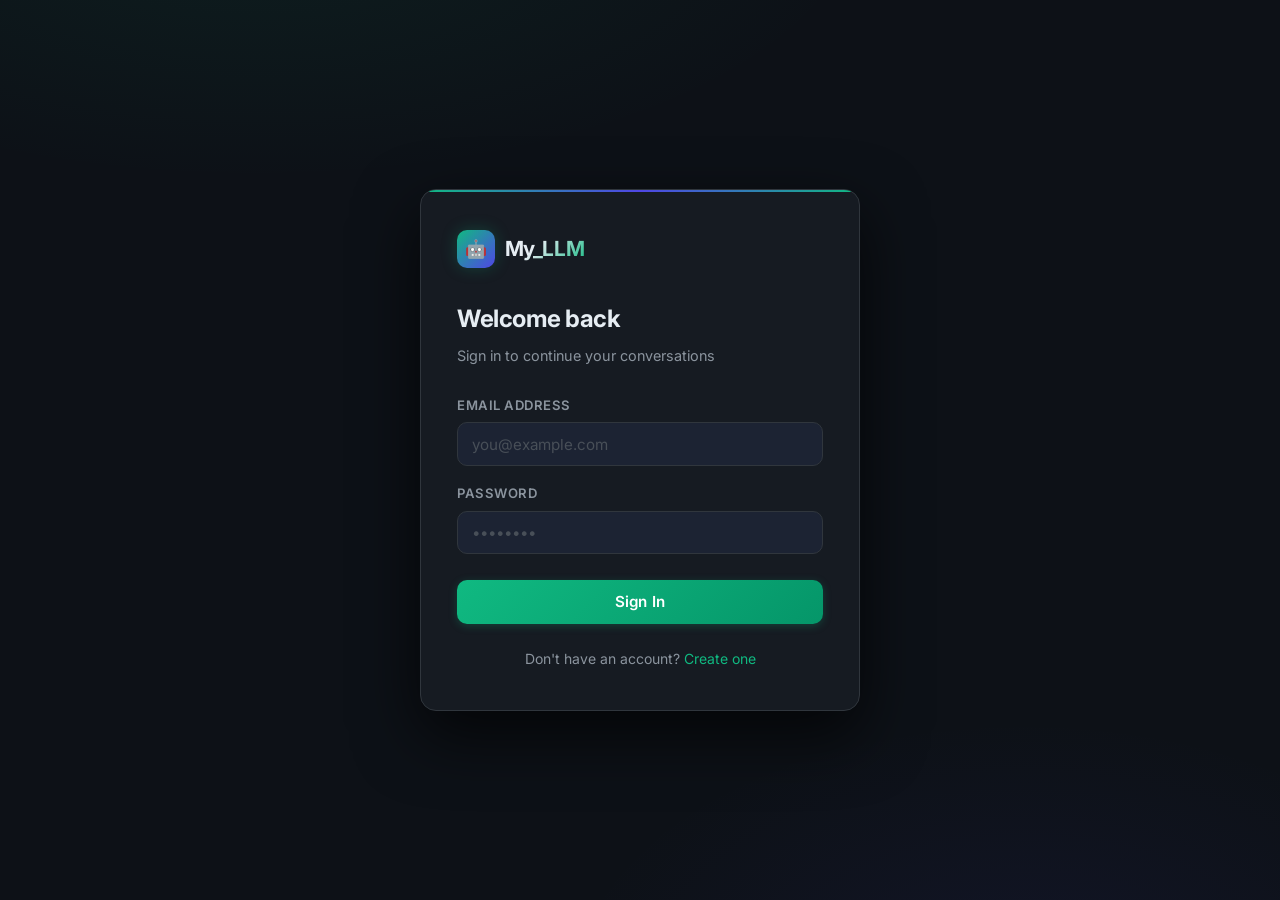
<file: frontend/index.html>
<!DOCTYPE html>
<html lang="en">
<head>
  <meta charset="UTF-8" />
  <meta name="viewport" content="width=device-width, initial-scale=1.0" />
  <title>My_LLM — AI Assistant</title>
  <link rel="preconnect" href="https://fonts.googleapis.com" />
  <link rel="preconnect" href="https://fonts.gstatic.com" crossorigin />
  <link
    href="https://fonts.googleapis.com/css2?family=Inter:wght@300;400;500;600;700&family=JetBrains+Mono:wght@400;500&display=swap"
    rel="stylesheet"
  />
  <link rel="stylesheet" href="css/style.css" />
  <link rel="stylesheet" href="css/chat.css" />
  <link rel="stylesheet" href="css/responsive.css" />
</head>
<body>

<div class="app-shell">

  <!-- ─── Sidebar ─────────────────────────── -->
  <aside class="sidebar" id="sidebar" aria-label="Conversations">

    <div class="sidebar-header">
      <div class="sidebar-logo">
        <div class="sidebar-logo-icon">🤖</div>
        <span class="sidebar-logo-text">My_LLM</span>
      </div>
    </div>

    <!-- New chat button -->
    <button class="btn-new-chat" id="btnNewChat" aria-label="New conversation">
      <span>＋</span> New Chat
    </button>

    <!-- Conversation list -->
    <div class="conversations-list" id="convList" role="list">
      <div style="padding: 1rem 0.75rem; color: var(--text-muted); font-size: 0.8rem;">
        Loading…
      </div>
    </div>

    <!-- User info / logout -->
    <div class="sidebar-footer">
      <div class="user-info">
        <div class="user-avatar" id="userAvatar">U</div>
        <div class="user-details">
          <div class="user-name"  id="userName">User</div>
          <div class="user-email" id="userEmail"></div>
        </div>
        <button class="btn-logout" id="btnLogout" title="Sign out" aria-label="Sign out">
          ⏻
        </button>
      </div>
    </div>

  </aside>

  <!-- Sidebar overlay (mobile) -->
  <div class="sidebar-overlay" id="sidebarOverlay" aria-hidden="true"></div>

  <!-- ─── Main Chat ─────────────────────────── -->
  <main class="chat-main">

    <!-- Header -->
    <header class="chat-header">
      <button class="btn-sidebar-toggle" id="btnToggleSidebar" aria-label="Toggle sidebar">
        ☰
      </button>
      <span class="chat-title" id="chatTitle">My_LLM</span>
      <span id="modeBadge" class="mode-badge text-mode">💬 Text</span>
      
    </header>

    <!-- Messages -->
    <div class="messages-container" id="messages" role="log" aria-live="polite" aria-label="Conversation messages">

      <!-- Empty / Welcome state -->
      <div class="empty-state" id="emptyState">
        <div class="empty-state-icon">🤖</div>
        <h2 class="empty-state-title">How can I help you today?</h2>
        <p class="empty-state-subtitle">
          Ask me anything — code, writing, analysis, images. I'm here to help.
        </p>
        <div class="suggestion-chips">
          <!-- 🤖 AI & Tech -->
          <button class="suggestion-chip" data-prompt="What are the biggest AI breakthroughs expected in 2026?">
            🤖 AI Breakthroughs 2026
          </button>
          <button class="suggestion-chip" data-prompt="How is Agentic AI changing the way we work in 2026?">
            🧠 Agentic AI & Work
          </button>

          <!-- 💻 Programming -->
          <button class="suggestion-chip" data-prompt="What are the top programming languages and frameworks to learn in 2026?">
            💻 Top Languages 2026
          </button>
          <button class="suggestion-chip" data-prompt="What is vibe coding and how is it changing software development?">
            🎯 Vibe Coding Trend
          </button>

          <!-- 🌍 Climate & Science -->
          <button class="suggestion-chip" data-prompt="How is technology helping fight climate change in 2026?">
            🌍 Tech vs Climate Change
          </button>
          <button class="suggestion-chip" data-prompt="What are the latest breakthroughs in space exploration in 2026?">
            🚀 Space Exploration 2026
          </button>

          <!-- 💰 Business & Finance -->
          <button class="suggestion-chip" data-prompt="What are the hottest startup sectors to invest in 2026?">
            � Hot Startup Sectors
          </button>
          <button class="suggestion-chip" data-prompt="How is AI changing the finance and banking industry in 2026?">
            🏦 AI in Banking 2026
          </button>

          <!-- 🏥 Health -->
          <button class="suggestion-chip" data-prompt="What are the biggest medical and health tech innovations of 2026?">
            🏥 Health Tech Innovations
          </button>
          <button class="suggestion-chip" data-prompt="How is AI being used in drug discovery and healthcare in 2026?">
            � AI in Drug Discovery
          </button>

          <!-- 🎮 Gaming & Entertainment -->
          <button class="suggestion-chip" data-prompt="How is AI transforming the gaming industry in 2026?">
            🎮 AI in Gaming 2026
          </button>
          <button class="suggestion-chip" data-prompt="What are the biggest trends in the creator economy in 2026?">
            🎬 Creator Economy 2026
          </button>

          <!-- 🔐 Security -->
          <button class="suggestion-chip" data-prompt="What are the biggest cybersecurity threats in 2026?">
            � Cybersecurity Threats
          </button>
          <button class="suggestion-chip" data-prompt="How is quantum computing affecting encryption and security in 2026?">
            ⚛️ Quantum & Encryption
          </button>

          <!-- 🎓 Education -->
          <button class="suggestion-chip" data-prompt="How is AI changing education and learning in 2026?">
            🎓 AI in Education
          </button>
          <button class="suggestion-chip" data-prompt="What are the most valuable skills to learn in 2026?">
            � Most Valuable Skills 2026
          </button>
        </div>
      </div>

    </div>

    <!-- Input Area -->
    <div class="chat-input-area">
      <div class="chat-input-wrapper">

        <!-- Tool buttons -->
        <div class="chat-input-tools">
          <label class="image-mode-toggle" title="Generate image instead of text">
            <input type="checkbox" id="btnToggleImage" />
            <span class="image-mode-label">🖼 Image</span>
          </label>
        </div>

        <!-- Text input -->
        <textarea
          id="chatInput"
          class="chat-textarea"
          placeholder="Ask anything…"
          rows="1"
          aria-label="Message input"
          autocomplete="off"
          spellcheck="true"
        ></textarea>

        <!-- Stop button (shown during generation) -->
        <button class="btn-stop" id="stopBtn" aria-label="Stop generation">
          ⏹ Stop
        </button>

        <!-- Send button -->
        <button class="btn-send" id="sendBtn" disabled aria-label="Send message">
          ➤
        </button>

      </div>

      <p class="chat-input-footer">
      
        <span>Generated output may be incorrect</span>
      </p>
    </div>

  </main>
</div>

<!-- Scripts -->
<script src="js/api.js"></script>
<script src="js/auth.js"></script>
<script src="js/ui.js"></script>
<script src="js/chat.js"></script>
<script>
  // Bootstrap the app
  document.addEventListener("DOMContentLoaded", initChat);
</script>

</body>
</html>
</file>
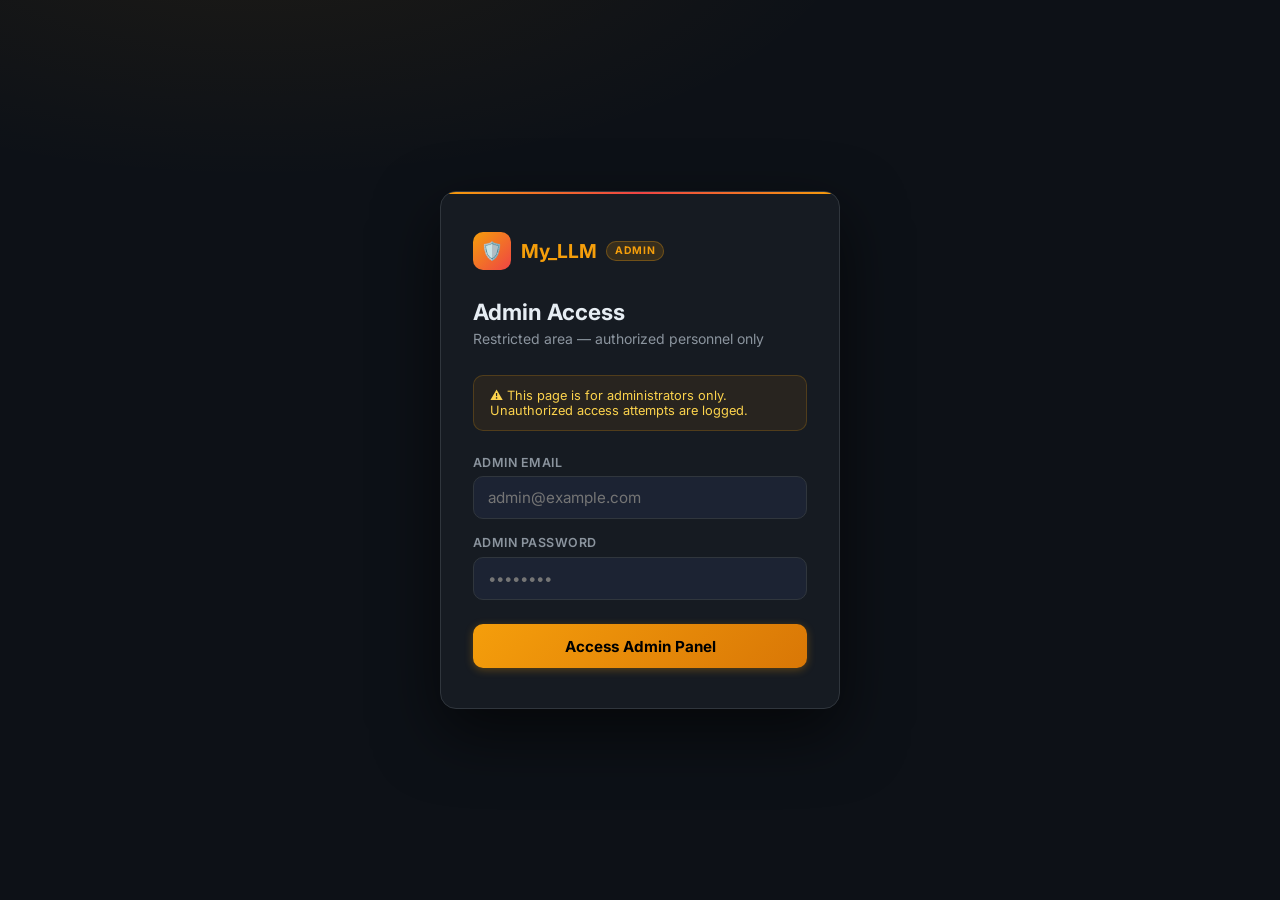
<file: frontend/admin/index.html>
<!DOCTYPE html>
<html lang="en">
<head>
  <meta charset="UTF-8" />
  <meta name="viewport" content="width=device-width, initial-scale=1.0" />
  <title>Admin Panel — My_LLM</title>
  <link rel="preconnect" href="https://fonts.googleapis.com" />
  <link href="https://fonts.googleapis.com/css2?family=Inter:wght@400;500;600;700&family=JetBrains+Mono:wght@400&display=swap" rel="stylesheet" />
  <link rel="stylesheet" href="admin.css" />
</head>
<body>

<!-- ── Sidebar ── -->
<aside class="sidebar" id="sidebar">
  <div class="sidebar-header">
    <div class="logo">
      <span class="logo-icon">🛡️</span>
      <div>
        <div class="logo-title">My_LLM</div>
        <div class="logo-sub">Admin Panel</div>
      </div>
    </div>
  </div>

  <nav class="nav">
    <a class="nav-item active" data-page="dashboard" href="#">
      <span>📊</span> Dashboard
    </a>
    <a class="nav-item" data-page="users" href="#">
      <span>👥</span> Users
    </a>
    <a class="nav-item" data-page="activity" href="#">
      <span>📡</span> Live Activity
    </a>
  </nav>

  <div class="sidebar-footer">
    <div class="admin-badge">🛡️ Administrator</div>
    <button class="btn-logout" id="btnLogout">⏻ Sign Out</button>
  </div>
</aside>

<!-- ── Main ── -->
<main class="main">

  <!-- Header -->
  <header class="header">
    <h1 class="page-title" id="pageTitle">Dashboard</h1>
    <button class="btn-refresh" id="btnRefresh" title="Refresh data">🔄 Refresh</button>
  </header>

  <!-- ── DASHBOARD PAGE ── -->
  <div class="page active" id="page-dashboard">
    <div class="stats-grid">
      <div class="stat-card">
        <div class="stat-icon">👥</div>
        <div class="stat-body">
          <div class="stat-value" id="stat-users">—</div>
          <div class="stat-label">Total Users</div>
        </div>
      </div>
      <div class="stat-card">
        <div class="stat-icon">✨</div>
        <div class="stat-body">
          <div class="stat-value" id="stat-new">—</div>
          <div class="stat-label">New Today</div>
        </div>
      </div>
      <div class="stat-card">
        <div class="stat-icon">💬</div>
        <div class="stat-body">
          <div class="stat-value" id="stat-convs">—</div>
          <div class="stat-label">Conversations</div>
        </div>
      </div>
      <div class="stat-card">
        <div class="stat-icon">📝</div>
        <div class="stat-body">
          <div class="stat-value" id="stat-msgs">—</div>
          <div class="stat-label">Total Messages</div>
        </div>
      </div>
      <div class="stat-card">
        <div class="stat-icon">🖼️</div>
        <div class="stat-body">
          <div class="stat-value" id="stat-imgs">—</div>
          <div class="stat-label">Images Generated</div>
        </div>
      </div>
    </div>

    <div class="section-title">Recent Users</div>
    <div class="table-wrap">
      <table id="dash-users-table">
        <thead>
          <tr>
            <th>Name</th><th>Email</th><th>Conversations</th><th>Last Active</th><th>Joined</th>
          </tr>
        </thead>
        <tbody id="dash-users-body">
          <tr><td colspan="5" class="loading-cell">Loading…</td></tr>
        </tbody>
      </table>
    </div>
  </div>

  <!-- ── USERS PAGE ── -->
  <div class="page" id="page-users">
    <div class="toolbar">
      <input class="search-input" id="userSearch" type="text" placeholder="🔍  Search by name or email…" />
    </div>
    <div class="table-wrap">
      <table id="users-table">
        <thead>
          <tr>
            <th>Name</th><th>Email</th><th>Conversations</th><th>Last Active</th><th>Joined</th><th>Actions</th>
          </tr>
        </thead>
        <tbody id="users-body">
          <tr><td colspan="6" class="loading-cell">Loading…</td></tr>
        </tbody>
      </table>
    </div>
  </div>

  <!-- ── ACTIVITY PAGE ── -->
  <div class="page" id="page-activity">
    <div class="section-title">Last 50 Messages Across All Users</div>
    <div class="activity-list" id="activity-list">
      <div class="loading-cell">Loading…</div>
    </div>
  </div>

  <!-- ── USER DETAIL MODAL ── -->
  <div class="modal-overlay" id="modalOverlay">
    <div class="modal">
      <div class="modal-header">
        <h2 id="modalUserName">User Detail</h2>
        <button class="modal-close" id="modalClose">✕</button>
      </div>
      <div class="modal-body" id="modalBody">
        <!-- Populated dynamically -->
      </div>
    </div>
  </div>

  <!-- ── MESSAGES MODAL ── -->
  <div class="modal-overlay" id="msgsModalOverlay">
    <div class="modal modal-wide">
      <div class="modal-header">
        <h2 id="msgsModalTitle">Conversation</h2>
        <button class="modal-close" id="msgsModalClose">✕</button>
      </div>
      <div class="modal-body" id="msgsModalBody"></div>
    </div>
  </div>

</main>

<script src="admin.js"></script>
</body>
</html>
</file>
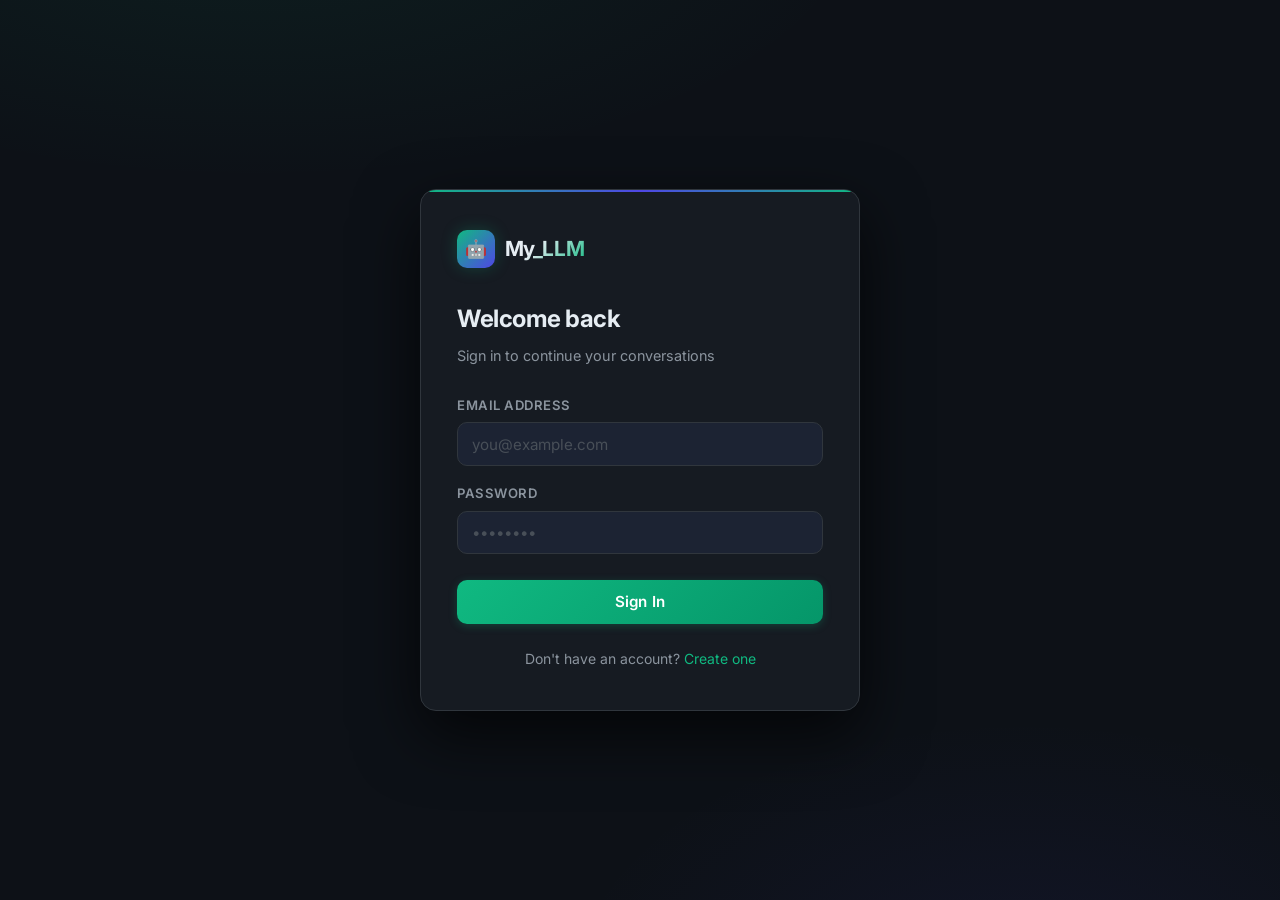
<file: frontend/login.html>
<!DOCTYPE html>
<html lang="en">
<head>
  <meta charset="UTF-8" />
  <meta name="viewport" content="width=device-width, initial-scale=1.0" />
  <title>Sign In — My_LLM</title>
  <link rel="preconnect" href="https://fonts.googleapis.com" />
  <link rel="preconnect" href="https://fonts.gstatic.com" crossorigin />
  <link href="https://fonts.googleapis.com/css2?family=Inter:wght@300;400;500;600;700&display=swap" rel="stylesheet" />
  <link rel="stylesheet" href="css/style.css" />
</head>
<body class="auth-page">

  <div class="auth-card">
    <!-- Logo -->
    <div class="auth-logo">
      <div class="auth-logo-icon">🤖</div>
      <span class="auth-logo-text">My_LLM</span>
    </div>

    <h1 class="auth-title">Welcome back</h1>
    <p class="auth-subtitle">Sign in to continue your conversations</p>

    <!-- Alert -->
    <div id="alertMsg" class="alert alert-error" role="alert"></div>

    <!-- Form -->
    <form id="loginForm" novalidate>
      <div class="form-group">
        <label class="form-label" for="email">Email address</label>
        <input
          id="email"
          name="email"
          type="email"
          class="form-input"
          placeholder="you@example.com"
          autocomplete="email"
          required
        />
      </div>

      <div class="form-group">
        <label class="form-label" for="password">Password</label>
        <input
          id="password"
          name="password"
          type="password"
          class="form-input"
          placeholder="••••••••"
          autocomplete="current-password"
          required
        />
      </div>

      <button type="submit" id="submitBtn" class="btn btn-primary" style="margin-top: 0.5rem;">
        <span class="spinner" id="spinner"></span>
        <span class="btn-text">Sign In</span>
      </button>
    </form>

    <p class="auth-footer">
      Don't have an account?
      <a href="signup.html">Create one</a>
    </p>
  </div>

  <script src="js/api.js"></script>
  <script src="js/auth.js"></script>
  <script>initLoginPage();</script>
</body>
</html>
</file>
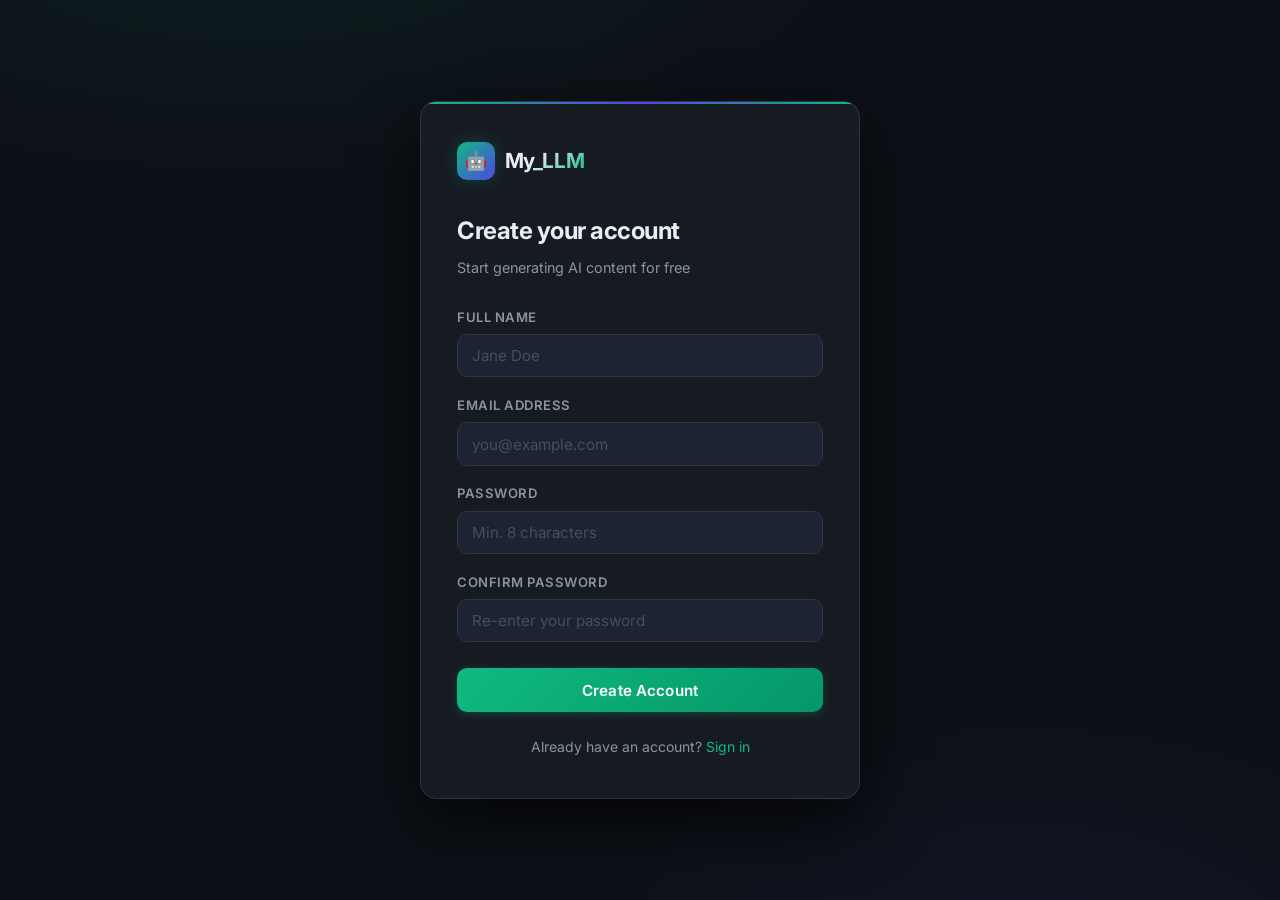
<file: frontend/signup.html>
<!DOCTYPE html>
<html lang="en">
<head>
  <meta charset="UTF-8" />
  <meta name="viewport" content="width=device-width, initial-scale=1.0" />
  <title>Create Account — My_LLM</title>
  <link rel="preconnect" href="https://fonts.googleapis.com" />
  <link rel="preconnect" href="https://fonts.gstatic.com" crossorigin />
  <link href="https://fonts.googleapis.com/css2?family=Inter:wght@300;400;500;600;700&display=swap" rel="stylesheet" />
  <link rel="stylesheet" href="css/style.css" />
</head>
<body class="auth-page">

  <div class="auth-card">
    <!-- Logo -->
    <div class="auth-logo">
      <div class="auth-logo-icon">🤖</div>
      <span class="auth-logo-text">My_LLM</span>
    </div>

    <h1 class="auth-title">Create your account</h1>
    <p class="auth-subtitle">Start generating AI content for free</p>

    <!-- Alert -->
    <div id="alertMsg" class="alert" role="alert"></div>

    <!-- Form -->
    <form id="signupForm" novalidate>
      <div class="form-group">
        <label class="form-label" for="name">Full name</label>
        <input
          id="name"
          name="name"
          type="text"
          class="form-input"
          placeholder="Jane Doe"
          autocomplete="name"
          required
        />
        <div id="nameError" class="field-error"></div>
      </div>

      <div class="form-group">
        <label class="form-label" for="email">Email address</label>
        <input
          id="email"
          name="email"
          type="email"
          class="form-input"
          placeholder="you@example.com"
          autocomplete="email"
          required
        />
        <div id="emailError" class="field-error"></div>
      </div>

      <div class="form-group">
        <label class="form-label" for="password">Password</label>
        <input
          id="password"
          name="password"
          type="password"
          class="form-input"
          placeholder="Min. 8 characters"
          autocomplete="new-password"
          required
        />
        <div id="passwordError" class="field-error"></div>
      </div>

      <div class="form-group">
        <label class="form-label" for="confirmPassword">Confirm password</label>
        <input
          id="confirmPassword"
          name="confirmPassword"
          type="password"
          class="form-input"
          placeholder="Re-enter your password"
          autocomplete="new-password"
          required
        />
        <div id="confirmPasswordError" class="field-error"></div>
      </div>

      <button type="submit" id="submitBtn" class="btn btn-primary" style="margin-top: 0.5rem;">
        <span class="spinner" id="spinner"></span>
        <span class="btn-text">Create Account</span>
      </button>
    </form>

    <p class="auth-footer">
      Already have an account?
      <a href="login.html">Sign in</a>
    </p>
  </div>

  <script src="js/api.js"></script>
  <script src="js/auth.js"></script>
  <script>initSignupPage();</script>
</body>
</html>
</file>
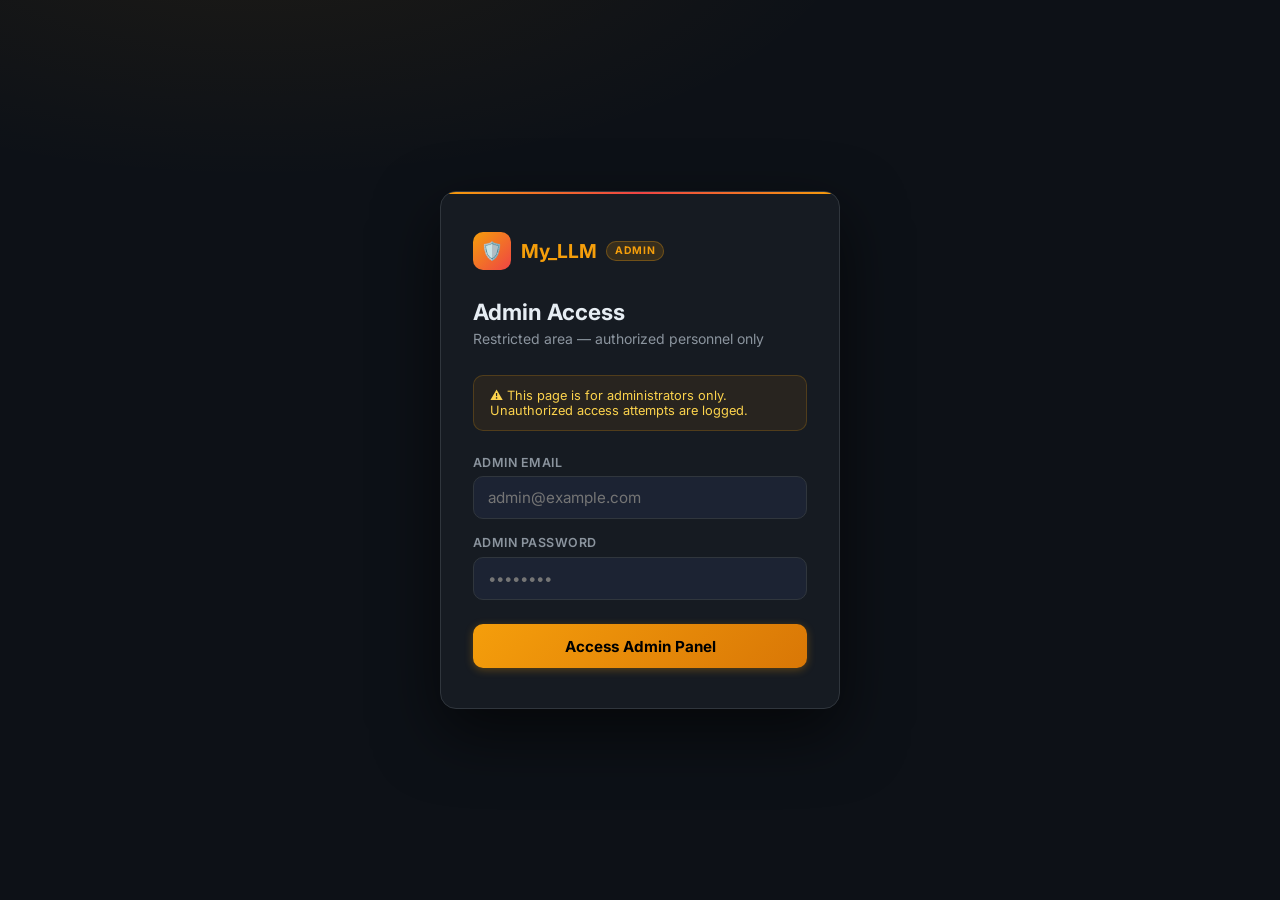
<file: frontend/admin/login.html>
<!DOCTYPE html>
<html lang="en">
<head>
  <meta charset="UTF-8" />
  <meta name="viewport" content="width=device-width, initial-scale=1.0" />
  <title>Admin Login — My_LLM</title>
  <link rel="preconnect" href="https://fonts.googleapis.com" />
  <link rel="preconnect" href="https://fonts.gstatic.com" crossorigin />
  <link href="https://fonts.googleapis.com/css2?family=Inter:wght@400;500;600;700&display=swap" rel="stylesheet" />
  <style>
    *, *::before, *::after { box-sizing: border-box; margin: 0; padding: 0; }
    :root {
      --bg: #0d1117; --bg2: #161b22; --bg3: #1c2333;
      --border: #30363d; --text: #e6edf3; --muted: #8b949e;
      --accent: #f59e0b; --accent-h: #d97706;
      --danger: #f85149; --success: #3fb950;
    }
    body { font-family: 'Inter', sans-serif; background: var(--bg); color: var(--text);
      display: flex; align-items: center; justify-content: center; min-height: 100vh;
      background: radial-gradient(ellipse 80% 50% at 20% -10%, rgba(245,158,11,0.07) 0%, transparent 60%), var(--bg);
    }
    .card {
      background: var(--bg2); border: 1px solid var(--border); border-radius: 16px;
      padding: 2.5rem 2rem; width: 100%; max-width: 400px;
      box-shadow: 0 24px 64px rgba(0,0,0,0.6); position: relative; overflow: hidden;
    }
    .card::before { content:''; position:absolute; top:0; left:0; right:0; height:2px;
      background: linear-gradient(90deg, var(--accent), #ef4444, var(--accent)); }
    .logo { display:flex; align-items:center; gap:.6rem; margin-bottom:1.75rem; }
    .logo-icon { width:38px; height:38px; background:linear-gradient(135deg,var(--accent),#ef4444);
      border-radius:10px; display:flex; align-items:center; justify-content:center; font-size:1.1rem; }
    .logo-text { font-size:1.2rem; font-weight:700; color:var(--accent); }
    .logo-badge { font-size:.65rem; font-weight:700; background:rgba(245,158,11,.15);
      border:1px solid rgba(245,158,11,.3); color:var(--accent); padding:.15rem .5rem;
      border-radius:100px; text-transform:uppercase; letter-spacing:.06em; }
    h1 { font-size:1.4rem; font-weight:700; margin-bottom:.3rem; }
    p.sub { color:var(--muted); font-size:.875rem; margin-bottom:1.75rem; }
    .group { margin-bottom:1rem; }
    label { display:block; font-size:.78rem; font-weight:600; color:var(--muted);
      text-transform:uppercase; letter-spacing:.04em; margin-bottom:.4rem; }
    input { width:100%; background:var(--bg3); border:1px solid var(--border);
      border-radius:10px; padding:.7rem .9rem; color:var(--text); font-size:.95rem;
      font-family:'Inter',sans-serif; outline:none; transition:border-color .2s, box-shadow .2s; }
    input:focus { border-color:var(--accent); box-shadow:0 0 0 3px rgba(245,158,11,.12); }
    .btn { width:100%; background:linear-gradient(135deg,var(--accent),var(--accent-h));
      color:#000; font-weight:700; font-size:.95rem; border:none; border-radius:10px;
      padding:.78rem; cursor:pointer; margin-top:.5rem; font-family:'Inter',sans-serif;
      transition:all .2s; box-shadow:0 2px 8px rgba(245,158,11,.3); }
    .btn:hover:not(:disabled) { transform:translateY(-1px); box-shadow:0 6px 20px rgba(245,158,11,.4); }
    .btn:disabled { opacity:.5; cursor:not-allowed; }
    .alert { border-radius:10px; padding:.7rem 1rem; font-size:.875rem;
      margin-bottom:1rem; display:none; }
    .alert.visible { display:flex; align-items:center; gap:.5rem; }
    .alert-error { background:rgba(248,81,73,.1); border:1px solid rgba(248,81,73,.3); color:#ff7b72; }
    .spinner { width:16px; height:16px; border:2px solid transparent; border-top-color:currentColor;
      border-radius:50%; animation:spin .65s linear infinite; display:none; flex-shrink:0; }
    .spinner.visible { display:inline-block; }
    @keyframes spin { to { transform:rotate(360deg); } }
    .warning { background:rgba(245,158,11,.08); border:1px solid rgba(245,158,11,.2);
      border-radius:10px; padding:.75rem 1rem; font-size:.8rem; color:#fcd34d;
      margin-bottom:1.5rem; display:flex; gap:.5rem; }
  </style>
</head>
<body>
  <div class="card">
    <div class="logo">
      <div class="logo-icon">🛡️</div>
      <span class="logo-text">My_LLM</span>
      <span class="logo-badge">Admin</span>
    </div>

    <h1>Admin Access</h1>
    <p class="sub">Restricted area — authorized personnel only</p>

    <div class="warning">
      ⚠️ This page is for administrators only. Unauthorized access attempts are logged.
    </div>

    <div id="alertMsg" class="alert alert-error"></div>

    <form id="adminLoginForm">
      <div class="group">
        <label for="email">Admin Email</label>
        <input id="email" type="email" placeholder="admin@example.com" autocomplete="off" required />
      </div>
      <div class="group">
        <label for="password">Admin Password</label>
        <input id="password" type="password" placeholder="••••••••" autocomplete="off" required />
      </div>
      <button type="submit" id="submitBtn" class="btn">
        <span class="spinner" id="spinner"></span>
        <span id="btnText">Access Admin Panel</span>
      </button>
    </form>
  </div>

  <script>
    const API_BASE = window.location.hostname === "127.0.0.1" || window.location.hostname === "localhost"
      ? "http://127.0.0.1:8000"
      : "https://ai-llm-tcsk.onrender.com";

    // Redirect if already logged in
    if (localStorage.getItem("admin_token")) {
      window.location.href = "index.html";
    }

    document.getElementById("adminLoginForm").addEventListener("submit", async (e) => {
      e.preventDefault();
      const alertEl = document.getElementById("alertMsg");
      const spinner = document.getElementById("spinner");
      const btn = document.getElementById("submitBtn");
      const btnText = document.getElementById("btnText");

      alertEl.className = "alert";
      btn.disabled = true;
      spinner.classList.add("visible");
      btnText.textContent = "Verifying…";

      try {
        const res = await fetch(`${API_BASE}/admin/login`, {
          method: "POST",
          headers: { "Content-Type": "application/json" },
          body: JSON.stringify({
            email: document.getElementById("email").value.trim(),
            password: document.getElementById("password").value,
          }),
        });
        const data = await res.json();
        if (!res.ok) throw new Error(data.detail || "Access denied");
        localStorage.setItem("admin_token", data.access_token);
        window.location.href = "index.html";
      } catch (err) {
        alertEl.textContent = err.message;
        alertEl.className = "alert alert-error visible";
      } finally {
        btn.disabled = false;
        spinner.classList.remove("visible");
        btnText.textContent = "Access Admin Panel";
      }
    });
  </script>
</body>
</html>
</file>
<file: frontend/css/style.css>
/* ─────────────────────────────────────────────
   My_LLM — Global Styles
   New palette: Deep navy + emerald green accents
   ───────────────────────────────────────────── */

@import url('https://fonts.googleapis.com/css2?family=Inter:wght@300;400;500;600;700&family=JetBrains+Mono:wght@400;500&display=swap');

*, *::before, *::after {
  box-sizing: border-box;
  margin: 0;
  padding: 0;
}

:root {
  /* ── Core backgrounds ── */
  --bg-primary:     #0d1117;
  --bg-secondary:   #161b22;
  --bg-tertiary:    #1c2333;
  --bg-hover:       #21262d;
  --bg-input:       #1c2333;
  --bg-card:        #161b22;

  /* ── Text ── */
  --text-primary:   #e6edf3;
  --text-secondary: #8b949e;
  --text-muted:     #484f58;

  /* ── Accent: emerald/teal ── */
  --accent:         #10b981;
  --accent-hover:   #059669;
  --accent-light:   rgba(16,185,129,0.12);
  --accent-glow:    rgba(16,185,129,0.25);

  /* ── Secondary accent: indigo for user messages ── */
  --user-bubble:    #4f46e5;
  --user-bubble-hover: #4338ca;

  /* ── Status colors ── */
  --danger:         #f85149;
  --danger-hover:   #da3633;
  --success:        #3fb950;
  --warning:        #d29922;

  /* ── Borders ── */
  --border:         #30363d;
  --border-light:   #3d444d;

  /* ── Shadows ── */
  --shadow-sm:  0 1px 3px rgba(0,0,0,0.4);
  --shadow-md:  0 4px 16px rgba(0,0,0,0.5);
  --shadow-lg:  0 8px 32px rgba(0,0,0,0.6);
  --shadow-xl:  0 24px 64px rgba(0,0,0,0.7);

  /* ── Radii ── */
  --radius-xs:  4px;
  --radius-sm:  6px;
  --radius-md:  10px;
  --radius-lg:  16px;
  --radius-xl:  24px;
  --radius-full: 9999px;

  /* ── Layout ── */
  --sidebar-width: 260px;

  /* ── Fonts ── */
  --font-sans: 'Inter', -apple-system, BlinkMacSystemFont, 'Segoe UI', sans-serif;
  --font-mono: 'JetBrains Mono', 'Fira Code', 'Courier New', monospace;
}

html {
  font-size: 16px;
  scroll-behavior: smooth;
}

body {
  font-family: var(--font-sans);
  background-color: var(--bg-primary);
  color: var(--text-primary);
  line-height: 1.6;
  min-height: 100vh;
  -webkit-font-smoothing: antialiased;
  -moz-osx-font-smoothing: grayscale;
}

a {
  color: var(--accent);
  text-decoration: none;
  transition: color 0.2s;
}
a:hover { color: var(--accent-hover); text-decoration: underline; }

button {
  cursor: pointer;
  font-family: var(--font-sans);
  border: none;
  outline: none;
  transition: all 0.2s ease;
}

input, textarea {
  font-family: var(--font-sans);
  outline: none;
  border: none;
}

/* ════════════════════════════════════════════
   AUTH PAGES
   ════════════════════════════════════════════ */

.auth-page {
  min-height: 100vh;
  display: flex;
  align-items: center;
  justify-content: center;
  padding: 1.5rem;
  background:
    radial-gradient(ellipse 80% 50% at 20% -10%, rgba(16,185,129,0.08) 0%, transparent 60%),
    radial-gradient(ellipse 60% 50% at 80% 110%, rgba(79,70,229,0.08) 0%, transparent 60%),
    var(--bg-primary);
}

.auth-card {
  background: var(--bg-secondary);
  border: 1px solid var(--border);
  border-radius: var(--radius-lg);
  padding: 2.5rem 2.25rem;
  width: 100%;
  max-width: 440px;
  box-shadow: var(--shadow-xl);
  position: relative;
  overflow: hidden;
}

/* Subtle top border glow */
.auth-card::before {
  content: '';
  position: absolute;
  top: 0; left: 0; right: 0;
  height: 2px;
  background: linear-gradient(90deg, var(--accent), var(--user-bubble), var(--accent));
  border-radius: var(--radius-lg) var(--radius-lg) 0 0;
}

/* ── Auth Logo ── */
.auth-logo {
  display: flex;
  align-items: center;
  gap: 0.6rem;
  margin-bottom: 2rem;
}

.auth-logo-icon {
  width: 38px;
  height: 38px;
  background: linear-gradient(135deg, var(--accent), var(--user-bubble));
  border-radius: var(--radius-md);
  display: flex;
  align-items: center;
  justify-content: center;
  font-size: 1.1rem;
  box-shadow: 0 0 16px var(--accent-glow);
}

.auth-logo-text {
  font-size: 1.3rem;
  font-weight: 700;
  letter-spacing: -0.02em;
  background: linear-gradient(135deg, var(--text-primary) 40%, var(--accent));
  -webkit-background-clip: text;
  -webkit-text-fill-color: transparent;
  background-clip: text;
}

.auth-title {
  font-size: 1.5rem;
  font-weight: 700;
  letter-spacing: -0.02em;
  margin-bottom: 0.35rem;
  color: var(--text-primary);
}

.auth-subtitle {
  color: var(--text-secondary);
  font-size: 0.9rem;
  margin-bottom: 1.75rem;
}

/* ── Form Elements ── */
.form-group {
  margin-bottom: 1.1rem;
}

.form-label {
  display: block;
  font-size: 0.82rem;
  font-weight: 600;
  color: var(--text-secondary);
  margin-bottom: 0.4rem;
  text-transform: uppercase;
  letter-spacing: 0.04em;
}

.form-input {
  width: 100%;
  background: var(--bg-input);
  border: 1px solid var(--border);
  border-radius: var(--radius-md);
  padding: 0.7rem 0.9rem;
  color: var(--text-primary);
  font-size: 0.95rem;
  transition: border-color 0.2s, box-shadow 0.2s, background 0.2s;
}

.form-input:focus {
  border-color: var(--accent);
  background: var(--bg-tertiary);
  box-shadow: 0 0 0 3px var(--accent-light);
}

.form-input::placeholder { color: var(--text-muted); }
.form-input.error { border-color: var(--danger); box-shadow: 0 0 0 3px rgba(248,81,73,0.12); }

.field-error {
  color: var(--danger);
  font-size: 0.78rem;
  margin-top: 0.3rem;
  display: none;
}
.field-error.visible { display: block; }

/* ── Buttons ── */
.btn {
  display: inline-flex;
  align-items: center;
  justify-content: center;
  gap: 0.4rem;
  font-size: 0.9rem;
  font-weight: 600;
  border-radius: var(--radius-md);
  padding: 0.65rem 1.25rem;
  transition: all 0.2s ease;
  letter-spacing: 0.01em;
}

.btn-primary {
  background: linear-gradient(135deg, var(--accent), #059669);
  color: #fff;
  width: 100%;
  padding: 0.78rem;
  font-size: 0.95rem;
  box-shadow: 0 2px 8px var(--accent-glow);
  margin-top: 0.5rem;
}

.btn-primary:hover:not(:disabled) {
  background: linear-gradient(135deg, var(--accent-hover), #047857);
  transform: translateY(-1px);
  box-shadow: 0 6px 20px var(--accent-glow);
}

.btn-primary:active:not(:disabled) {
  transform: translateY(0);
}

.btn-primary:disabled {
  opacity: 0.5;
  cursor: not-allowed;
  box-shadow: none;
}

/* ── Alerts ── */
.alert {
  border-radius: var(--radius-md);
  padding: 0.75rem 1rem;
  font-size: 0.875rem;
  margin-bottom: 1rem;
  display: none;
  align-items: flex-start;
  gap: 0.5rem;
  line-height: 1.5;
}
.alert.visible { display: flex; }

.alert-error {
  background: rgba(248,81,73,0.1);
  border: 1px solid rgba(248,81,73,0.3);
  color: #ff7b72;
}

.alert-success {
  background: rgba(63,185,80,0.1);
  border: 1px solid rgba(63,185,80,0.3);
  color: #56d364;
}

/* ── Spinner ── */
.spinner {
  width: 16px;
  height: 16px;
  border: 2px solid transparent;
  border-top-color: currentColor;
  border-radius: 50%;
  animation: spin 0.65s linear infinite;
  display: none;
  flex-shrink: 0;
}
.spinner.visible { display: inline-block; }

@keyframes spin { to { transform: rotate(360deg); } }

/* ── Auth footer ── */
.auth-footer {
  text-align: center;
  margin-top: 1.5rem;
  font-size: 0.875rem;
  color: var(--text-secondary);
}
</file>
<file: frontend/css/chat.css>
/* ─────────────────────────────────────────────
   My_LLM — Chat Layout
   ───────────────────────────────────────────── */

/* ════════════════════════════════════════════
   APP SHELL
   ════════════════════════════════════════════ */

.app-shell {
  display: flex;
  height: 100vh;
  overflow: hidden;
  background: var(--bg-primary);
}

/* ════════════════════════════════════════════
   SIDEBAR
   ════════════════════════════════════════════ */

.sidebar {
  width: var(--sidebar-width);
  min-width: var(--sidebar-width);
  background: var(--bg-secondary);
  border-right: 1px solid var(--border);
  display: flex;
  flex-direction: column;
  transition: transform 0.3s cubic-bezier(0.4,0,0.2,1),
              width 0.3s cubic-bezier(0.4,0,0.2,1),
              min-width 0.3s cubic-bezier(0.4,0,0.2,1);
  overflow: hidden;
  z-index: 100;
}

.sidebar.collapsed {
  width: 0;
  min-width: 0;
}

/* ── Sidebar Header ── */
.sidebar-header {
  padding: 1rem 0.875rem;
  border-bottom: 1px solid var(--border);
  display: flex;
  align-items: center;
  gap: 0.5rem;
  min-height: 56px;
}

.sidebar-logo {
  display: flex;
  align-items: center;
  gap: 0.5rem;
  flex: 1;
  min-width: 0;
}

.sidebar-logo-icon {
  width: 30px;
  height: 30px;
  background: linear-gradient(135deg, var(--accent), var(--user-bubble));
  border-radius: var(--radius-sm);
  display: flex;
  align-items: center;
  justify-content: center;
  font-size: 0.9rem;
  flex-shrink: 0;
  box-shadow: 0 0 10px var(--accent-glow);
}

.sidebar-logo-text {
  font-size: 1rem;
  font-weight: 700;
  letter-spacing: -0.01em;
  color: var(--text-primary);
  white-space: nowrap;
  overflow: hidden;
  text-overflow: ellipsis;
}

/* ── New Chat Button ── */
.btn-new-chat {
  display: flex;
  align-items: center;
  gap: 0.5rem;
  margin: 0.75rem 0.75rem 0.5rem;
  padding: 0.6rem 0.875rem;
  background: var(--accent-light);
  border: 1px solid rgba(16,185,129,0.3);
  color: var(--accent);
  border-radius: var(--radius-md);
  font-size: 0.875rem;
  font-weight: 600;
  transition: all 0.2s;
  white-space: nowrap;
}

.btn-new-chat:hover {
  background: var(--accent);
  color: #fff;
  border-color: var(--accent);
  box-shadow: 0 2px 12px var(--accent-glow);
  transform: translateY(-1px);
}

/* ── Conversations List ── */
.conversations-list {
  flex: 1;
  overflow-y: auto;
  padding: 0.25rem 0 0.5rem;
  scrollbar-width: thin;
  scrollbar-color: var(--border) transparent;
}

.conversations-list::-webkit-scrollbar { width: 3px; }
.conversations-list::-webkit-scrollbar-track { background: transparent; }
.conversations-list::-webkit-scrollbar-thumb { background: var(--border); border-radius: 3px; }

.conv-group-label {
  padding: 0.6rem 0.875rem 0.2rem;
  font-size: 0.68rem;
  font-weight: 700;
  text-transform: uppercase;
  letter-spacing: 0.08em;
  color: var(--text-muted);
}

.conv-item {
  display: flex;
  align-items: center;
  gap: 0.4rem;
  padding: 0.45rem 0.75rem;
  margin: 1px 0.4rem;
  border-radius: var(--radius-md);
  cursor: pointer;
  transition: background 0.15s;
  position: relative;
  min-width: 0;
}

.conv-item:hover { background: var(--bg-hover); }

.conv-item.active {
  background: var(--bg-tertiary);
  border: 1px solid var(--border-light);
}

.conv-item-icon {
  font-size: 0.8rem;
  flex-shrink: 0;
  opacity: 0.6;
}

.conv-item-title {
  flex: 1;
  font-size: 0.83rem;
  color: var(--text-secondary);
  white-space: nowrap;
  overflow: hidden;
  text-overflow: ellipsis;
}

.conv-item.active .conv-item-title { color: var(--text-primary); font-weight: 500; }

.conv-item-actions {
  display: none;
  gap: 0.1rem;
  flex-shrink: 0;
}

.conv-item:hover .conv-item-actions,
.conv-item.active .conv-item-actions { display: flex; }

.conv-action-btn {
  background: transparent;
  border: none;
  color: var(--text-muted);
  padding: 3px 4px;
  border-radius: var(--radius-xs);
  font-size: 0.7rem;
  cursor: pointer;
  transition: all 0.15s;
  line-height: 1;
}

.conv-action-btn:hover { background: var(--bg-primary); color: var(--text-primary); }
.conv-action-btn.delete:hover { color: var(--danger); }

/* ── Sidebar Footer ── */
.sidebar-footer {
  border-top: 1px solid var(--border);
  padding: 0.75rem;
  flex-shrink: 0;
}

.user-info {
  display: flex;
  align-items: center;
  gap: 0.6rem;
  padding: 0.5rem 0.4rem;
  border-radius: var(--radius-md);
  cursor: pointer;
  transition: background 0.15s;
}

.user-info:hover { background: var(--bg-hover); }

.user-avatar {
  width: 32px;
  height: 32px;
  background: linear-gradient(135deg, var(--accent), var(--user-bubble));
  border-radius: 50%;
  display: flex;
  align-items: center;
  justify-content: center;
  font-size: 0.8rem;
  font-weight: 700;
  color: #fff;
  flex-shrink: 0;
  box-shadow: 0 0 8px var(--accent-glow);
}

.user-details {
  flex: 1;
  min-width: 0;
}

.user-name {
  font-size: 0.83rem;
  font-weight: 600;
  color: var(--text-primary);
  white-space: nowrap;
  overflow: hidden;
  text-overflow: ellipsis;
  line-height: 1.3;
}

.user-email {
  font-size: 0.72rem;
  color: var(--text-muted);
  white-space: nowrap;
  overflow: hidden;
  text-overflow: ellipsis;
  line-height: 1.3;
}

.btn-logout {
  background: transparent;
  color: var(--text-muted);
  padding: 0.3rem 0.35rem;
  border-radius: var(--radius-sm);
  font-size: 0.9rem;
  transition: all 0.15s;
  flex-shrink: 0;
}

.btn-logout:hover {
  color: var(--danger);
  background: rgba(248,81,73,0.1);
}

/* ════════════════════════════════════════════
   MAIN CHAT AREA
   ════════════════════════════════════════════ */

.chat-main {
  flex: 1;
  display: flex;
  flex-direction: column;
  overflow: hidden;
  background: var(--bg-primary);
  min-width: 0;
}

/* ── Chat Header ── */
.chat-header {
  display: flex;
  align-items: center;
  gap: 0.75rem;
  padding: 0 1.25rem;
  border-bottom: 1px solid var(--border);
  background: var(--bg-secondary);
  min-height: 56px;
  flex-shrink: 0;
}

.btn-sidebar-toggle {
  background: transparent;
  color: var(--text-secondary);
  padding: 0.4rem;
  border-radius: var(--radius-sm);
  font-size: 1.1rem;
  line-height: 1;
  transition: all 0.2s;
  display: flex;
  align-items: center;
  justify-content: center;
  flex-shrink: 0;
}

.btn-sidebar-toggle:hover {
  background: var(--bg-hover);
  color: var(--text-primary);
}

.chat-title {
  flex: 1;
  font-size: 0.95rem;
  font-weight: 600;
  color: var(--text-primary);
  white-space: nowrap;
  overflow: hidden;
  text-overflow: ellipsis;
  letter-spacing: -0.01em;
}

.mode-badge {
  font-size: 0.7rem;
  padding: 0.2rem 0.6rem;
  border-radius: var(--radius-full);
  font-weight: 700;
  text-transform: uppercase;
  letter-spacing: 0.06em;
  flex-shrink: 0;
}

.mode-badge.text-mode {
  background: var(--accent-light);
  color: var(--accent);
  border: 1px solid rgba(16,185,129,0.3);
}

.mode-badge.image-mode {
  background: rgba(79,70,229,0.12);
  color: #818cf8;
  border: 1px solid rgba(79,70,229,0.3);
}

.chat-model-badge {
  font-size: 0.72rem;
  color: var(--text-muted);
  background: var(--bg-tertiary);
  border: 1px solid var(--border);
  padding: 0.22rem 0.65rem;
  border-radius: var(--radius-full);
  white-space: nowrap;
  flex-shrink: 0;
}

/* ════════════════════════════════════════════
   MESSAGES
   ════════════════════════════════════════════ */

.messages-container {
  flex: 1;
  overflow-y: auto;
  padding: 2rem 1rem 1rem;
  display: flex;
  flex-direction: column;
  gap: 1.5rem;
  scrollbar-width: thin;
  scrollbar-color: var(--border) transparent;
}

.messages-container::-webkit-scrollbar { width: 4px; }
.messages-container::-webkit-scrollbar-track { background: transparent; }
.messages-container::-webkit-scrollbar-thumb { background: var(--border); border-radius: 4px; }

/* ── Empty / Welcome State ── */
.empty-state {
  flex: 1;
  display: flex;
  flex-direction: column;
  align-items: center;
  justify-content: center;
  text-align: center;
  padding: 2rem;
  gap: 1.25rem;
  animation: fadeSlideIn 0.4s ease;
}

.empty-state-icon {
  width: 68px;
  height: 68px;
  background: linear-gradient(135deg, var(--accent-light), rgba(79,70,229,0.1));
  border: 1px solid rgba(16,185,129,0.3);
  border-radius: var(--radius-xl);
  display: flex;
  align-items: center;
  justify-content: center;
  font-size: 1.9rem;
  box-shadow: 0 0 24px var(--accent-glow);
}

.empty-state-title {
  font-size: 1.5rem;
  font-weight: 700;
  letter-spacing: -0.02em;
  color: var(--text-primary);
}

.empty-state-subtitle {
  color: var(--text-secondary);
  font-size: 0.9rem;
  max-width: 440px;
  line-height: 1.6;
}

.suggestion-chips {
  display: flex;
  flex-wrap: wrap;
  justify-content: center;
  gap: 0.5rem;
  margin-top: 0.25rem;
  max-width: 560px;
}

.suggestion-chip {
  background: var(--bg-secondary);
  border: 1px solid var(--border);
  border-radius: var(--radius-full);
  padding: 0.45rem 1rem;
  font-size: 0.82rem;
  color: var(--text-secondary);
  cursor: pointer;
  transition: all 0.2s;
  white-space: nowrap;
}

.suggestion-chip:hover {
  background: var(--bg-hover);
  border-color: var(--accent);
  color: var(--accent);
  transform: translateY(-1px);
  box-shadow: 0 2px 8px var(--accent-glow);
}

/* ── Message Bubbles ── */
.message {
  display: flex;
  gap: 0.875rem;
  max-width: 900px;
  width: 100%;
  margin: 0 auto;
  align-items: flex-start;
  animation: fadeSlideIn 0.25s ease;
}

@keyframes fadeSlideIn {
  from { opacity: 0; transform: translateY(10px); }
  to   { opacity: 1; transform: translateY(0); }
}

.message.user { flex-direction: row-reverse; }

.message-avatar {
  width: 34px;
  height: 34px;
  border-radius: 50%;
  display: flex;
  align-items: center;
  justify-content: center;
  font-size: 0.85rem;
  font-weight: 700;
  flex-shrink: 0;
  margin-top: 2px;
}

.message.user .message-avatar {
  background: linear-gradient(135deg, var(--user-bubble), #6d28d9);
  color: #fff;
  box-shadow: 0 2px 8px rgba(79,70,229,0.3);
}

.message.assistant .message-avatar {
  background: var(--bg-tertiary);
  border: 1px solid var(--border-light);
  font-size: 1.05rem;
}

.message-body {
  flex: 1;
  min-width: 0;
}

.message-content {
  padding: 0.85rem 1.1rem;
  border-radius: var(--radius-lg);
  font-size: 0.9rem;
  line-height: 1.75;
  word-break: break-word;
  position: relative;
}

/* User bubble */
.message.user .message-content {
  background: linear-gradient(135deg, var(--user-bubble), #4338ca);
  color: #fff;
  border-bottom-right-radius: var(--radius-xs);
  margin-left: auto;
  max-width: 78%;
  box-shadow: 0 2px 12px rgba(79,70,229,0.25);
}

/* Assistant bubble */
.message.assistant .message-content {
  background: var(--bg-secondary);
  border: 1px solid var(--border);
  color: var(--text-primary);
  border-bottom-left-radius: var(--radius-xs);
}

/* Markdown inside assistant bubbles */
.message.assistant .message-content h1,
.message.assistant .message-content h2,
.message.assistant .message-content h3 {
  margin: 0.75rem 0 0.4rem;
  color: var(--text-primary);
  font-weight: 700;
  letter-spacing: -0.01em;
}
.message.assistant .message-content h1 { font-size: 1.15rem; }
.message.assistant .message-content h2 { font-size: 1.05rem; }
.message.assistant .message-content h3 { font-size: 0.95rem; }

.message.assistant .message-content p {
  margin: 0.4rem 0;
}

.message.assistant .message-content ul,
.message.assistant .message-content ol {
  padding-left: 1.4rem;
  margin: 0.4rem 0;
}

.message.assistant .message-content li { margin: 0.2rem 0; }

.message.assistant .message-content hr {
  border: none;
  border-top: 1px solid var(--border);
  margin: 0.75rem 0;
}

.message.assistant .message-content strong { color: var(--text-primary); }

.message.assistant .message-content pre {
  background: var(--bg-primary);
  border: 1px solid var(--border);
  border-radius: var(--radius-md);
  padding: 1rem 1.1rem;
  overflow-x: auto;
  margin: 0.65rem 0;
  font-family: var(--font-mono);
  font-size: 0.82rem;
  line-height: 1.65;
  scrollbar-width: thin;
  scrollbar-color: var(--border) transparent;
}

.message.assistant .message-content pre::-webkit-scrollbar { height: 3px; }
.message.assistant .message-content pre::-webkit-scrollbar-thumb { background: var(--border); border-radius: 3px; }

.message.assistant .message-content code {
  font-family: var(--font-mono);
  font-size: 0.84em;
  background: var(--bg-tertiary);
  color: var(--accent);
  padding: 0.1em 0.38em;
  border-radius: var(--radius-xs);
  border: 1px solid var(--border);
}

.message.assistant .message-content pre code {
  background: none;
  padding: 0;
  border: none;
  color: var(--text-primary);
  font-size: inherit;
}

/* Message action bar */
.message-actions {
  display: flex;
  gap: 0.3rem;
  margin-top: 0.45rem;
  opacity: 0;
  transition: opacity 0.15s;
}

.message:hover .message-actions { opacity: 1; }

.message-action-btn {
  background: var(--bg-secondary);
  border: 1px solid var(--border);
  color: var(--text-muted);
  padding: 0.25rem 0.65rem;
  border-radius: var(--radius-sm);
  font-size: 0.73rem;
  cursor: pointer;
  transition: all 0.15s;
  display: flex;
  align-items: center;
  gap: 0.3rem;
}

.message-action-btn:hover {
  background: var(--bg-hover);
  color: var(--text-primary);
  border-color: var(--border-light);
}

/* ── Typing Indicator ── */
.typing-indicator {
  display: flex;
  align-items: center;
  gap: 5px;
  padding: 0.85rem 1.1rem;
  background: var(--bg-secondary);
  border: 1px solid var(--border);
  border-radius: var(--radius-lg);
  border-bottom-left-radius: var(--radius-xs);
  width: fit-content;
}

.typing-dot {
  width: 7px;
  height: 7px;
  background: var(--accent);
  border-radius: 50%;
  animation: typingBounce 1.3s infinite ease-in-out;
  opacity: 0.6;
}

.typing-dot:nth-child(2) { animation-delay: 0.2s; }
.typing-dot:nth-child(3) { animation-delay: 0.4s; }

@keyframes typingBounce {
  0%, 80%, 100% { transform: scale(0.65); opacity: 0.4; }
  40%           { transform: scale(1);    opacity: 1;   }
}

/* ── Generated Image ── */
.image-loading-wrap {
  display: flex;
  flex-direction: column;
  gap: 0.6rem;
  margin: 0.5rem 0;
}

.image-skeleton {
  width: 100%;
  max-width: 480px;
  height: 320px;
  background: linear-gradient(
    90deg,
    var(--bg-tertiary) 25%,
    var(--bg-hover)    50%,
    var(--bg-tertiary) 75%
  );
  background-size: 200% 100%;
  border-radius: var(--radius-md);
  border: 1px solid var(--border);
  animation: shimmer 1.6s infinite;
}

@keyframes shimmer {
  0%   { background-position: 200% 0; }
  100% { background-position: -200% 0; }
}

.image-loading-text {
  font-size: 0.83rem;
  color: var(--text-secondary);
  display: flex;
  align-items: center;
  gap: 0.4rem;
  animation: pulse 1.5s ease-in-out infinite;
}

@keyframes pulse {
  0%, 100% { opacity: 1; }
  50%       { opacity: 0.4; }
}

.generated-image {
  max-width: 480px;
  width: 100%;
  border-radius: var(--radius-md);
  border: 1px solid var(--border);
  margin-top: 0.4rem;
  cursor: default;
  display: block;
  transition: box-shadow 0.2s;
}

.generated-image:hover {
  box-shadow: var(--shadow-lg);
}

.image-caption {
  font-size: 0.75rem;
  color: var(--text-muted);
  margin-top: 0.4rem;
  font-style: italic;
  max-width: 480px;
  line-height: 1.4;
  overflow: hidden;
  display: -webkit-box;
  -webkit-line-clamp: 2;
  -webkit-box-orient: vertical;
}

.image-action-bar {
  display: flex;
  gap: 0.4rem;
  margin-top: 0.6rem;
  flex-wrap: wrap;
}

/* ════════════════════════════════════════════
   CHAT INPUT AREA
   ════════════════════════════════════════════ */

.chat-input-area {
  border-top: 1px solid var(--border);
  padding: 1rem 1.25rem 0.875rem;
  background: var(--bg-primary);
  flex-shrink: 0;
}

.chat-input-wrapper {
  display: flex;
  align-items: flex-end;
  gap: 0.6rem;
  background: var(--bg-secondary);
  border: 1px solid var(--border);
  border-radius: var(--radius-xl);
  padding: 0.6rem 0.65rem 0.6rem 0.875rem;
  max-width: 900px;
  margin: 0 auto;
  transition: border-color 0.2s, box-shadow 0.2s;
}

.chat-input-wrapper:focus-within {
  border-color: var(--accent);
  box-shadow: 0 0 0 3px var(--accent-light);
}

.chat-input-tools {
  display: flex;
  gap: 0.2rem;
  flex-shrink: 0;
  align-items: center;
}

/* ── Image mode checkbox ── */
.image-mode-toggle {
  display: flex;
  align-items: center;
  gap: 0.35rem;
  cursor: pointer;
  user-select: none;
  padding: 0.28rem 0.65rem;
  border-radius: var(--radius-full);
  border: 1px solid var(--border);
  background: var(--bg-tertiary);
  transition: all 0.2s;
}

.image-mode-toggle:hover {
  border-color: var(--accent);
  background: var(--accent-light);
}

.image-mode-toggle input[type="checkbox"] {
  appearance: none;
  -webkit-appearance: none;
  width: 15px;
  height: 15px;
  border: 1.5px solid var(--text-muted);
  border-radius: 4px;
  background: transparent;
  cursor: pointer;
  transition: all 0.2s;
  position: relative;
  flex-shrink: 0;
}

.image-mode-toggle input[type="checkbox"]:checked {
  background: var(--accent);
  border-color: var(--accent);
}

.image-mode-toggle input[type="checkbox"]:checked::after {
  content: '';
  position: absolute;
  left: 3px;
  top: 1px;
  width: 5px;
  height: 8px;
  border: 2px solid #fff;
  border-top: none;
  border-left: none;
  transform: rotate(45deg);
}

.image-mode-label {
  font-size: 0.75rem;
  font-weight: 600;
  color: var(--text-secondary);
  white-space: nowrap;
  transition: color 0.2s;
}

.image-mode-toggle:has(input:checked) {
  border-color: var(--accent);
  background: var(--accent-light);
}

.image-mode-toggle:has(input:checked) .image-mode-label {
  color: var(--accent);
}

.chat-textarea {
  flex: 1;
  background: transparent;
  border: none;
  color: var(--text-primary);
  font-size: 0.925rem;
  line-height: 1.55;
  resize: none;
  max-height: 200px;
  overflow-y: auto;
  padding: 0.2rem 0;
  scrollbar-width: thin;
  scrollbar-color: var(--border) transparent;
  min-height: 24px;
}

.chat-textarea::placeholder { color: var(--text-muted); }

.chat-textarea::-webkit-scrollbar { width: 3px; }
.chat-textarea::-webkit-scrollbar-thumb { background: var(--border); border-radius: 3px; }

/* Send button */
.btn-send {
  background: linear-gradient(135deg, var(--accent), #059669);
  color: #fff;
  border: none;
  border-radius: 50%;
  width: 36px;
  height: 36px;
  min-width: 36px;
  display: flex;
  align-items: center;
  justify-content: center;
  font-size: 0.9rem;
  flex-shrink: 0;
  transition: all 0.2s;
  box-shadow: 0 2px 8px var(--accent-glow);
}

.btn-send:hover:not(:disabled) {
  background: linear-gradient(135deg, var(--accent-hover), #047857);
  transform: scale(1.07);
  box-shadow: 0 4px 14px var(--accent-glow);
}

.btn-send:disabled {
  background: var(--bg-tertiary);
  color: var(--text-muted);
  cursor: not-allowed;
  box-shadow: none;
}

/* Stop button */
.btn-stop {
  background: var(--danger);
  color: #fff;
  border: none;
  border-radius: var(--radius-md);
  padding: 0.28rem 0.75rem;
  font-size: 0.78rem;
  font-weight: 700;
  display: none;
  align-items: center;
  gap: 0.3rem;
  flex-shrink: 0;
  box-shadow: 0 2px 6px rgba(248,81,73,0.3);
}

.btn-stop.visible { display: flex; }
.btn-stop:hover { background: var(--danger-hover); }

.chat-input-footer {
  text-align: center;
  margin-top: 0.5rem;
  font-size: 0.71rem;
  color: var(--text-muted);
  max-width: 900px;
  margin-left: auto;
  margin-right: auto;
}

/* ── Inline rename input ── */
.conv-rename-input {
  background: var(--bg-input);
  border: 1px solid var(--accent);
  border-radius: var(--radius-sm);
  color: var(--text-primary);
  font-size: 0.83rem;
  padding: 0.15rem 0.4rem;
  width: 100%;
  outline: none;
  box-shadow: 0 0 0 2px var(--accent-light);
}

/* ── Message metadata bar ── */
.message-meta {
  display: flex;
  justify-content: space-between;
  align-items: center;
  margin-top: 0.4rem;
  padding: 0 0.1rem;
  gap: 0.5rem;
}

.message-meta-device {
  font-size: 0.7rem;
  color: var(--text-muted);
  white-space: nowrap;
  overflow: hidden;
  text-overflow: ellipsis;
  max-width: 55%;
}

.message-meta-time {
  font-size: 0.7rem;
  color: var(--text-muted);
  white-space: nowrap;
  flex-shrink: 0;
}

/* ── Toast container (defined in ui.js but styled here) ── */
  position: fixed;
  bottom: 1.5rem;
  right: 1.5rem;
  display: flex;
  flex-direction: column;
  gap: 0.5rem;
  z-index: 9999;
  pointer-events: none;
}
</file>
<file: frontend/css/responsive.css>
/* ─────────────────────────────────────────────
   My_LLM — Responsive Styles
   ───────────────────────────────────────────── */

/* ════════════════════════════════════════════
   LARGE DESKTOP (> 1400px)
   ════════════════════════════════════════════ */
@media (min-width: 1400px) {
  :root { --sidebar-width: 280px; }

  .messages-container { padding: 2.5rem 2rem 1rem; }

  .message { max-width: 960px; }

  .chat-input-wrapper { max-width: 960px; }
  .chat-input-footer   { max-width: 960px; }
}

/* ════════════════════════════════════════════
   TABLET LANDSCAPE (901px – 1199px)
   ════════════════════════════════════════════ */
@media (max-width: 1199px) {
  :root { --sidebar-width: 240px; }
}

/* ════════════════════════════════════════════
   TABLET PORTRAIT (641px – 900px)
   ════════════════════════════════════════════ */
@media (max-width: 900px) {
  :root { --sidebar-width: 220px; }

  .chat-model-badge { display: none; }

  .messages-container {
    padding: 1.5rem 0.75rem 1rem;
    gap: 1.25rem;
  }

  .chat-input-area { padding: 0.75rem; }
}

/* ════════════════════════════════════════════
   MOBILE (≤ 640px)
   ════════════════════════════════════════════ */
@media (max-width: 640px) {
  :root { --sidebar-width: min(80vw, 300px); }

  /* ── Sidebar becomes a slide-over overlay ── */
  .sidebar {
    position: fixed;
    top: 0;
    left: 0;
    height: 100%;
    transform: translateX(-100%);
    width: var(--sidebar-width) !important;
    min-width: unset !important;
    box-shadow: 4px 0 32px rgba(0,0,0,0.6);
    z-index: 200;
  }

  .sidebar.open { transform: translateX(0); }

  /* Dim overlay when sidebar is open */
  .sidebar-overlay {
    display: none;
    position: fixed;
    inset: 0;
    background: rgba(0,0,0,0.6);
    z-index: 199;
    backdrop-filter: blur(4px);
    -webkit-backdrop-filter: blur(4px);
  }

  .sidebar-overlay.visible { display: block; }

  /* Hide model badge */
  .chat-model-badge { display: none; }
  .mode-badge { display: none; }

  /* Messages */
  .messages-container {
    padding: 1rem 0.5rem 0.5rem;
    gap: 1rem;
  }

  .message { gap: 0.6rem; }

  .message-avatar { width: 28px; height: 28px; font-size: 0.75rem; }

  .message.user .message-content {
    max-width: 88%;
    padding: 0.7rem 0.9rem;
    font-size: 0.875rem;
  }

  .message.assistant .message-content {
    padding: 0.7rem 0.9rem;
    font-size: 0.875rem;
  }

  /* Input */
  .chat-input-area { padding: 0.6rem 0.5rem 0.5rem; }

  .chat-input-wrapper { border-radius: var(--radius-lg); }

  .chat-textarea { font-size: 0.9rem; }

  /* Header */
  .chat-header {
    padding: 0 0.75rem;
    gap: 0.5rem;
  }

  .chat-title { font-size: 0.875rem; }

  /* Welcome state */
  .empty-state { padding: 1.5rem 1rem; gap: 0.875rem; }
  .empty-state-icon { width: 56px; height: 56px; font-size: 1.5rem; }
  .empty-state-title { font-size: 1.2rem; }
  .empty-state-subtitle { font-size: 0.83rem; }

  .suggestion-chips { gap: 0.4rem; }
  .suggestion-chip { font-size: 0.78rem; padding: 0.38rem 0.75rem; }

  /* Auth page */
  .auth-card { padding: 2rem 1.25rem; }
  .auth-title { font-size: 1.3rem; }
}

/* ════════════════════════════════════════════
   VERY SMALL PHONES (≤ 380px)
   ════════════════════════════════════════════ */
@media (max-width: 380px) {
  :root { --sidebar-width: 90vw; }

  .message.user .message-content { max-width: 94%; }

  .chat-textarea { font-size: 0.85rem; }

  .auth-card { padding: 1.75rem 1rem; }
}

/* ════════════════════════════════════════════
   DESKTOP: sidebar toggle always visible
   ════════════════════════════════════════════ */
@media (min-width: 641px) {
  /* Never show mobile overlay on desktop */
  .sidebar-overlay { display: none !important; }

  /* Sidebar transition for collapse */
  .sidebar { transition: width 0.3s cubic-bezier(0.4,0,0.2,1),
                         min-width 0.3s cubic-bezier(0.4,0,0.2,1); }
}

/* ════════════════════════════════════════════
   PRINT
   ════════════════════════════════════════════ */
@media print {
  .sidebar, .chat-header, .chat-input-area { display: none; }
  .messages-container { padding: 0; overflow: visible; }
  .message { break-inside: avoid; }
}
</file>
<file: frontend/admin/admin.css>
/* ── My_LLM Admin Panel Styles ── */
*, *::before, *::after { box-sizing: border-box; margin: 0; padding: 0; }

:root {
  --bg:      #0d1117;
  --bg2:     #161b22;
  --bg3:     #1c2333;
  --bg-h:    #21262d;
  --border:  #30363d;
  --border2: #3d444d;
  --text:    #e6edf3;
  --muted:   #8b949e;
  --dim:     #484f58;
  --accent:  #f59e0b;
  --accent-l:rgba(245,158,11,.12);
  --danger:  #f85149;
  --success: #3fb950;
  --info:    #58a6ff;
  --sidebar: 220px;
  --font: 'Inter', sans-serif;
  --mono: 'JetBrains Mono', monospace;
}

body { font-family: var(--font); background: var(--bg); color: var(--text);
  display: flex; min-height: 100vh; font-size: 14px; line-height: 1.6; }

/* ── Sidebar ── */
.sidebar { width: var(--sidebar); min-width: var(--sidebar); background: var(--bg2);
  border-right: 1px solid var(--border); display: flex; flex-direction: column;
  position: fixed; top: 0; left: 0; height: 100vh; z-index: 100; }

.sidebar-header { padding: 1.25rem 1rem; border-bottom: 1px solid var(--border); }

.logo { display: flex; align-items: center; gap: .6rem; }
.logo-icon { font-size: 1.4rem; }
.logo-title { font-size: .95rem; font-weight: 700; color: var(--accent); line-height: 1.2; }
.logo-sub { font-size: .68rem; color: var(--muted); text-transform: uppercase; letter-spacing: .06em; }

.nav { flex: 1; padding: .75rem .5rem; display: flex; flex-direction: column; gap: .15rem; }

.nav-item { display: flex; align-items: center; gap: .6rem; padding: .55rem .75rem;
  border-radius: 8px; color: var(--muted); text-decoration: none; font-size: .875rem;
  font-weight: 500; transition: all .15s; cursor: pointer; }
.nav-item:hover { background: var(--bg-h); color: var(--text); }
.nav-item.active { background: var(--accent-l); color: var(--accent);
  border: 1px solid rgba(245,158,11,.25); }

.sidebar-footer { padding: .75rem; border-top: 1px solid var(--border); display: flex;
  flex-direction: column; gap: .5rem; }
.admin-badge { font-size: .75rem; font-weight: 600; color: var(--accent);
  background: var(--accent-l); border: 1px solid rgba(245,158,11,.2);
  border-radius: 100px; padding: .2rem .75rem; text-align: center; }
.btn-logout { background: transparent; border: 1px solid var(--border); color: var(--muted);
  padding: .45rem; border-radius: 8px; cursor: pointer; font-size: .8rem;
  font-family: var(--font); transition: all .15s; }
.btn-logout:hover { border-color: var(--danger); color: var(--danger); background: rgba(248,81,73,.08); }

/* ── Main ── */
.main { margin-left: var(--sidebar); flex: 1; display: flex; flex-direction: column;
  min-height: 100vh; min-width: 0; }

.header { display: flex; align-items: center; justify-content: space-between;
  padding: 1rem 1.5rem; border-bottom: 1px solid var(--border);
  background: var(--bg2); position: sticky; top: 0; z-index: 50; }
.page-title { font-size: 1.1rem; font-weight: 700; letter-spacing: -.01em; }
.btn-refresh { background: var(--bg3); border: 1px solid var(--border);
  color: var(--muted); padding: .4rem .9rem; border-radius: 8px; cursor: pointer;
  font-size: .8rem; font-family: var(--font); transition: all .15s; }
.btn-refresh:hover { color: var(--text); border-color: var(--border2); }

/* ── Pages ── */
.page { display: none; padding: 1.5rem; }
.page.active { display: block; }

/* ── Stat cards ── */
.stats-grid { display: grid; grid-template-columns: repeat(auto-fill, minmax(180px, 1fr));
  gap: 1rem; margin-bottom: 2rem; }
.stat-card { background: var(--bg2); border: 1px solid var(--border); border-radius: 12px;
  padding: 1.25rem; display: flex; align-items: center; gap: .875rem;
  transition: border-color .2s; }
.stat-card:hover { border-color: var(--accent); }
.stat-icon { font-size: 1.5rem; flex-shrink: 0; }
.stat-value { font-size: 1.5rem; font-weight: 700; line-height: 1.2; color: var(--accent); }
.stat-label { font-size: .75rem; color: var(--muted); margin-top: .1rem; }

/* ── Section title ── */
.section-title { font-size: .8rem; font-weight: 700; text-transform: uppercase;
  letter-spacing: .06em; color: var(--muted); margin-bottom: .75rem; }

/* ── Tables ── */
.table-wrap { overflow-x: auto; border: 1px solid var(--border); border-radius: 10px; }
table { width: 100%; border-collapse: collapse; font-size: .85rem; }
thead th { background: var(--bg3); padding: .7rem 1rem; text-align: left;
  font-size: .72rem; font-weight: 700; text-transform: uppercase;
  letter-spacing: .06em; color: var(--muted); border-bottom: 1px solid var(--border); }
tbody tr { border-bottom: 1px solid var(--border); transition: background .1s; }
tbody tr:last-child { border-bottom: none; }
tbody tr:hover { background: var(--bg-h); }
td { padding: .7rem 1rem; color: var(--text); vertical-align: middle; }
.loading-cell { text-align: center; color: var(--muted); padding: 2rem; }

/* ── Toolbar ── */
.toolbar { margin-bottom: 1rem; }
.search-input { background: var(--bg2); border: 1px solid var(--border);
  border-radius: 8px; padding: .55rem .9rem; color: var(--text);
  font-size: .875rem; font-family: var(--font); outline: none;
  width: 100%; max-width: 360px; transition: border-color .2s; }
.search-input:focus { border-color: var(--accent); }
.search-input::placeholder { color: var(--dim); }

/* ── Badges ── */
.badge { font-size: .68rem; font-weight: 700; padding: .18rem .55rem;
  border-radius: 100px; text-transform: uppercase; letter-spacing: .04em; }
.badge-user { background: rgba(88,166,255,.1); color: var(--info); border: 1px solid rgba(88,166,255,.25); }
.badge-ai { background: rgba(63,185,80,.1); color: var(--success); border: 1px solid rgba(63,185,80,.25); }
.badge-img { background: rgba(245,158,11,.1); color: var(--accent); border: 1px solid rgba(245,158,11,.25); }

/* ── Buttons ── */
.btn-sm { font-size: .75rem; font-weight: 600; padding: .28rem .65rem;
  border-radius: 6px; cursor: pointer; font-family: var(--font); transition: all .15s; border: none; }
.btn-view { background: var(--bg3); color: var(--info); border: 1px solid rgba(88,166,255,.25); }
.btn-view:hover { background: rgba(88,166,255,.1); }
.btn-del { background: var(--bg3); color: var(--danger); border: 1px solid rgba(248,81,73,.25); margin-left: .3rem; }
.btn-del:hover { background: rgba(248,81,73,.1); }
.btn-msgs { background: var(--bg3); color: var(--success); border: 1px solid rgba(63,185,80,.25); margin-left: .3rem; }
.btn-msgs:hover { background: rgba(63,185,80,.1); }

/* ── Activity ── */
.activity-list { display: flex; flex-direction: column; gap: .5rem; }
.activity-item { background: var(--bg2); border: 1px solid var(--border);
  border-radius: 10px; padding: .75rem 1rem; }
.activity-meta { display: flex; justify-content: space-between; margin-bottom: .35rem; }
.activity-user { font-size: .8rem; font-weight: 600; color: var(--accent); }
.activity-time { font-size: .75rem; color: var(--muted); }
.activity-conv { font-size: .75rem; color: var(--muted); margin-bottom: .3rem; }
.activity-content { font-size: .85rem; color: var(--text); line-height: 1.5;
  white-space: pre-wrap; word-break: break-word; max-height: 80px;
  overflow: hidden; text-overflow: ellipsis; }

/* ── Modal ── */
.modal-overlay { position: fixed; inset: 0; background: rgba(0,0,0,.65);
  backdrop-filter: blur(4px); z-index: 999; display: none;
  align-items: center; justify-content: center; padding: 1rem; }
.modal-overlay.open { display: flex; }
.modal { background: var(--bg2); border: 1px solid var(--border2);
  border-radius: 14px; width: 100%; max-width: 600px; max-height: 85vh;
  overflow: hidden; display: flex; flex-direction: column;
  box-shadow: 0 24px 64px rgba(0,0,0,.7); }
.modal-wide { max-width: 800px; }
.modal-header { display: flex; justify-content: space-between; align-items: center;
  padding: 1rem 1.25rem; border-bottom: 1px solid var(--border); flex-shrink: 0; }
.modal-header h2 { font-size: 1rem; font-weight: 700; }
.modal-close { background: transparent; border: none; color: var(--muted);
  font-size: 1.1rem; cursor: pointer; padding: .25rem; border-radius: 6px; transition: all .15s; }
.modal-close:hover { color: var(--danger); }
.modal-body { padding: 1.25rem; overflow-y: auto; flex: 1; }

/* ── Msg bubble (in modal) ── */
.msg-bubble { margin-bottom: .75rem; }
.msg-role { font-size: .7rem; font-weight: 700; text-transform: uppercase;
  letter-spacing: .06em; margin-bottom: .25rem; }
.msg-role.user { color: var(--info); }
.msg-role.assistant { color: var(--success); }
.msg-text { background: var(--bg3); border: 1px solid var(--border);
  border-radius: 8px; padding: .65rem .875rem; font-size: .85rem;
  line-height: 1.6; white-space: pre-wrap; word-break: break-word; }
.msg-time { font-size: .7rem; color: var(--dim); margin-top: .2rem; text-align: right; }

/* ── Profile info grid ── */
.info-grid { display: grid; grid-template-columns: 1fr 1fr; gap: .75rem; margin-bottom: 1rem; }
.info-item label { display: block; font-size: .7rem; font-weight: 700;
  text-transform: uppercase; letter-spacing: .06em; color: var(--muted); margin-bottom: .2rem; }
.info-item span { font-size: .875rem; color: var(--text); }
.conv-row { display: flex; align-items: center; justify-content: space-between;
  padding: .5rem .75rem; background: var(--bg3); border: 1px solid var(--border);
  border-radius: 8px; margin-bottom: .4rem; gap: .5rem; }
.conv-title { font-size: .85rem; flex: 1; min-width: 0;
  white-space: nowrap; overflow: hidden; text-overflow: ellipsis; }
.conv-date { font-size: .72rem; color: var(--muted); flex-shrink: 0; }

/* ── Scrollbar ── */
::-webkit-scrollbar { width: 4px; height: 4px; }
::-webkit-scrollbar-track { background: transparent; }
::-webkit-scrollbar-thumb { background: var(--border); border-radius: 4px; }
</file>
